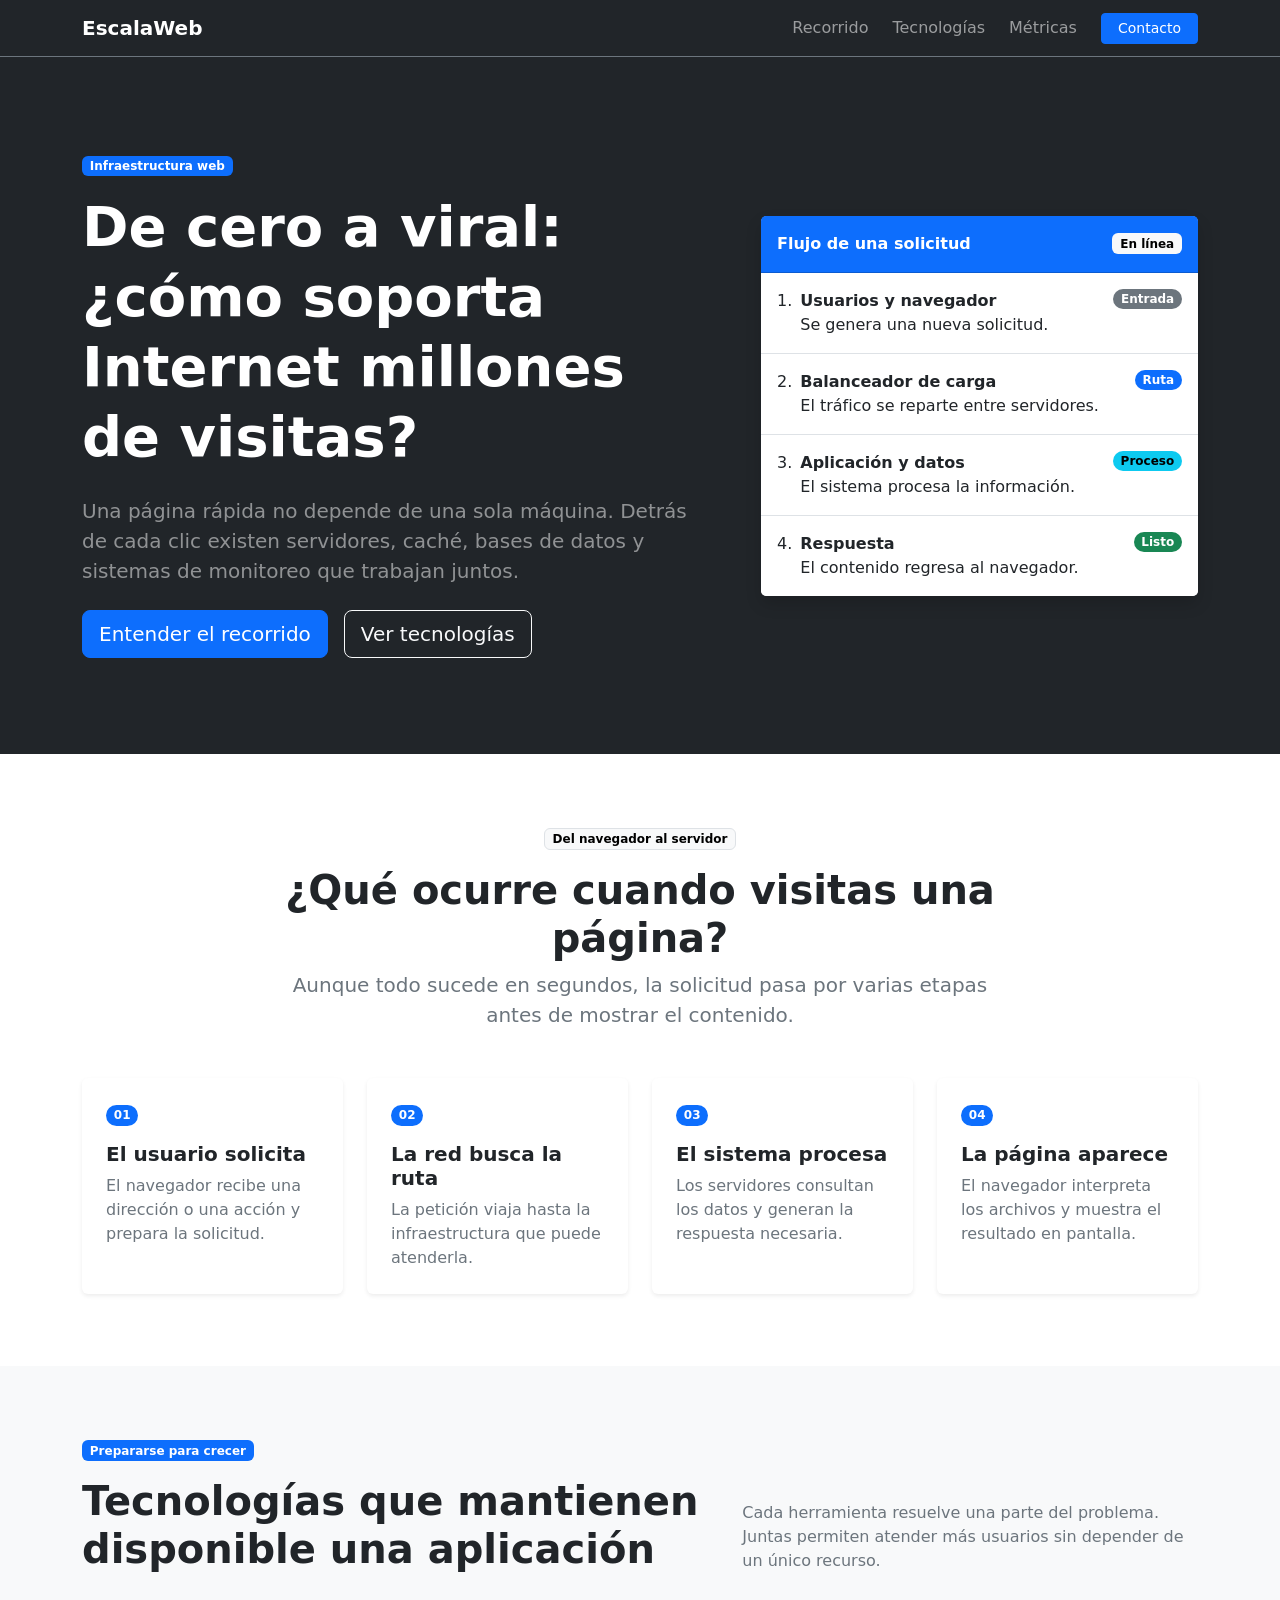
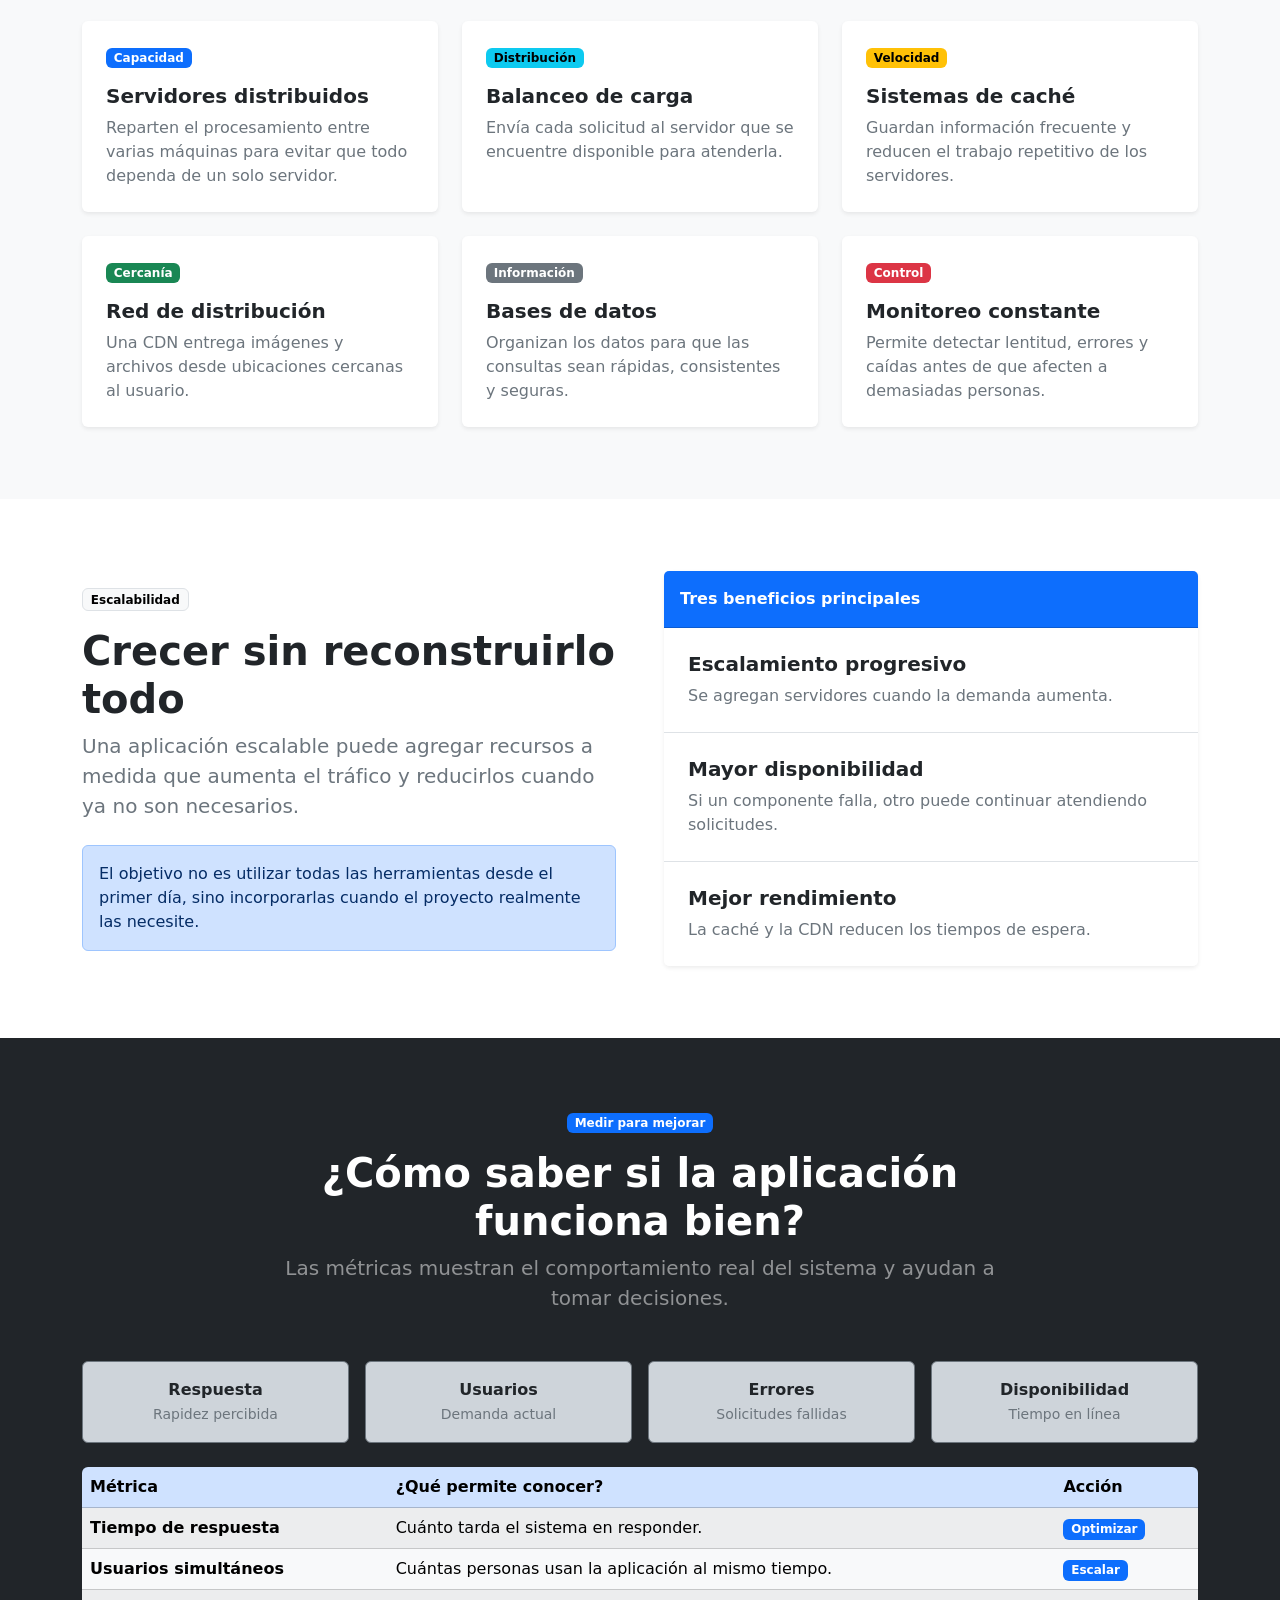
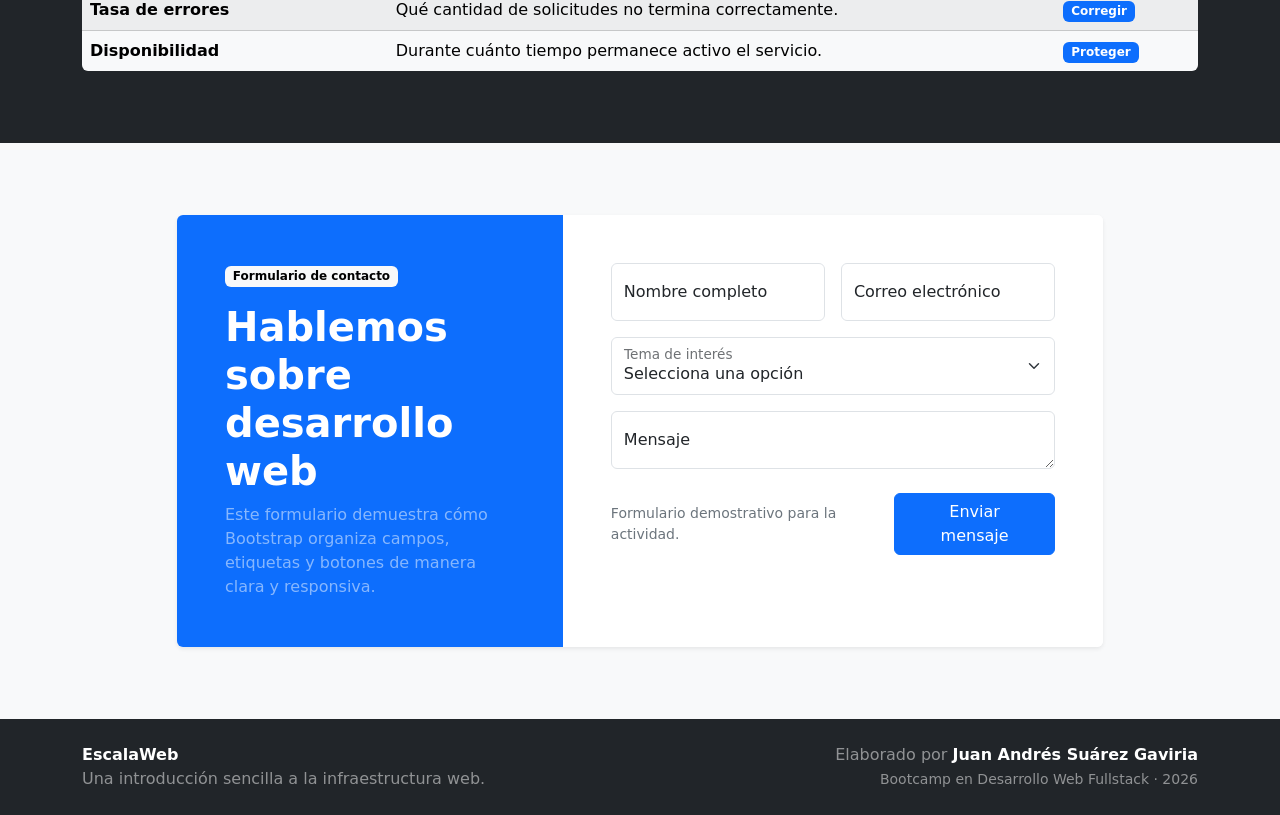
<file: CSS/Actividad-2.html>
<!doctype html>
<html lang="es">
<head>
    <meta charset="utf-8">
    <meta name="viewport" content="width=device-width, initial-scale=1">
    <meta
        name="description"
        content="Sitio informativo sobre las tecnologías que permiten que una página web soporte millones de visitas."
    >
    <meta name="author" content="Juan Andrés Suárez Gaviria">

    <title>De cero a viral | Infraestructura web</title>

    <link
        href="https://cdn.jsdelivr.net/npm/bootstrap@5.3.8/dist/css/bootstrap.min.css"
        rel="stylesheet"
        integrity="sha384-sRIl4kxILFvY47J16cr9ZwB07vP4J8+LH7qKQnuqkuIAvNWLzeN8tE5YBujZqJLB"
        crossorigin="anonymous"
    >
</head>

<body class="bg-body-tertiary">
    <nav class="navbar navbar-expand-lg bg-dark sticky-top" data-bs-theme="dark" aria-label="Navegación principal">
        <div class="container">
            <a class="navbar-brand fw-bold" href="#inicio">EscalaWeb</a>

            <button
                class="navbar-toggler"
                type="button"
                data-bs-toggle="collapse"
                data-bs-target="#menuPrincipal"
                aria-controls="menuPrincipal"
                aria-expanded="false"
                aria-label="Abrir menú de navegación"
            >
                <span class="navbar-toggler-icon"></span>
            </button>

            <div class="collapse navbar-collapse" id="menuPrincipal">
                <ul class="navbar-nav ms-auto align-items-lg-center gap-lg-2">
                    <li class="nav-item">
                        <a class="nav-link" href="#recorrido">Recorrido</a>
                    </li>
                    <li class="nav-item">
                        <a class="nav-link" href="#tecnologias">Tecnologías</a>
                    </li>
                    <li class="nav-item">
                        <a class="nav-link" href="#metricas">Métricas</a>
                    </li>
                    <li class="nav-item ms-lg-2">
                        <a class="btn btn-primary btn-sm px-3" href="#contacto">Contacto</a>
                    </li>
                </ul>
            </div>
        </div>
    </nav>

    <header class="bg-dark text-white border-top border-secondary" id="inicio">
        <div class="container py-5">
            <div class="row align-items-center g-5 py-lg-5">
                <div class="col-lg-7">
                    <span class="badge text-bg-primary mb-3">Infraestructura web</span>

                    <h1 class="display-4 fw-bold lh-sm mb-4">
                        De cero a viral: ¿cómo soporta Internet millones de visitas?
                    </h1>

                    <p class="lead text-white-50 mb-4">
                        Una página rápida no depende de una sola máquina. Detrás de cada clic existen
                        servidores, caché, bases de datos y sistemas de monitoreo que trabajan juntos.
                    </p>

                    <div class="d-flex flex-column flex-sm-row gap-3">
                        <a class="btn btn-primary btn-lg" href="#recorrido">Entender el recorrido</a>
                        <a class="btn btn-outline-light btn-lg" href="#tecnologias">Ver tecnologías</a>
                    </div>
                </div>

                <div class="col-lg-5">
                    <div class="card border-0 shadow">
                        <div class="card-header bg-primary text-white d-flex justify-content-between align-items-center py-3">
                            <strong>Flujo de una solicitud</strong>
                            <span class="badge text-bg-light">En línea</span>
                        </div>

                        <ol class="list-group list-group-numbered list-group-flush">
                            <li class="list-group-item d-flex justify-content-between align-items-start py-3">
                                <div class="ms-2 me-auto">
                                    <div class="fw-bold">Usuarios y navegador</div>
                                    Se genera una nueva solicitud.
                                </div>
                                <span class="badge text-bg-secondary rounded-pill">Entrada</span>
                            </li>

                            <li class="list-group-item d-flex justify-content-between align-items-start py-3">
                                <div class="ms-2 me-auto">
                                    <div class="fw-bold">Balanceador de carga</div>
                                    El tráfico se reparte entre servidores.
                                </div>
                                <span class="badge text-bg-primary rounded-pill">Ruta</span>
                            </li>

                            <li class="list-group-item d-flex justify-content-between align-items-start py-3">
                                <div class="ms-2 me-auto">
                                    <div class="fw-bold">Aplicación y datos</div>
                                    El sistema procesa la información.
                                </div>
                                <span class="badge text-bg-info rounded-pill">Proceso</span>
                            </li>

                            <li class="list-group-item d-flex justify-content-between align-items-start py-3">
                                <div class="ms-2 me-auto">
                                    <div class="fw-bold">Respuesta</div>
                                    El contenido regresa al navegador.
                                </div>
                                <span class="badge text-bg-success rounded-pill">Listo</span>
                            </li>
                        </ol>
                    </div>
                </div>
            </div>
        </div>
    </header>

    <main>
        <section class="bg-white py-5" id="recorrido">
            <div class="container py-lg-4">
                <div class="row justify-content-center text-center mb-5">
                    <div class="col-lg-8">
                        <span class="badge text-bg-light border mb-3">Del navegador al servidor</span>
                        <h2 class="display-6 fw-bold">¿Qué ocurre cuando visitas una página?</h2>
                        <p class="lead text-secondary mb-0">
                            Aunque todo sucede en segundos, la solicitud pasa por varias etapas antes de mostrar el contenido.
                        </p>
                    </div>
                </div>

                <div class="row g-4">
                    <div class="col-md-6 col-xl-3">
                        <article class="card h-100 border-0 shadow-sm">
                            <div class="card-body p-4">
                                <span class="badge text-bg-primary rounded-pill mb-3">01</span>
                                <h3 class="h5 fw-bold">El usuario solicita</h3>
                                <p class="text-secondary mb-0">
                                    El navegador recibe una dirección o una acción y prepara la solicitud.
                                </p>
                            </div>
                        </article>
                    </div>

                    <div class="col-md-6 col-xl-3">
                        <article class="card h-100 border-0 shadow-sm">
                            <div class="card-body p-4">
                                <span class="badge text-bg-primary rounded-pill mb-3">02</span>
                                <h3 class="h5 fw-bold">La red busca la ruta</h3>
                                <p class="text-secondary mb-0">
                                    La petición viaja hasta la infraestructura que puede atenderla.
                                </p>
                            </div>
                        </article>
                    </div>

                    <div class="col-md-6 col-xl-3">
                        <article class="card h-100 border-0 shadow-sm">
                            <div class="card-body p-4">
                                <span class="badge text-bg-primary rounded-pill mb-3">03</span>
                                <h3 class="h5 fw-bold">El sistema procesa</h3>
                                <p class="text-secondary mb-0">
                                    Los servidores consultan los datos y generan la respuesta necesaria.
                                </p>
                            </div>
                        </article>
                    </div>

                    <div class="col-md-6 col-xl-3">
                        <article class="card h-100 border-0 shadow-sm">
                            <div class="card-body p-4">
                                <span class="badge text-bg-primary rounded-pill mb-3">04</span>
                                <h3 class="h5 fw-bold">La página aparece</h3>
                                <p class="text-secondary mb-0">
                                    El navegador interpreta los archivos y muestra el resultado en pantalla.
                                </p>
                            </div>
                        </article>
                    </div>
                </div>
            </div>
        </section>

        <section class="py-5" id="tecnologias">
            <div class="container py-lg-4">
                <div class="row align-items-end g-3 mb-5">
                    <div class="col-lg-7">
                        <span class="badge text-bg-primary mb-3">Prepararse para crecer</span>
                        <h2 class="display-6 fw-bold mb-0">Tecnologías que mantienen disponible una aplicación</h2>
                    </div>
                    <div class="col-lg-5">
                        <p class="text-secondary mb-0">
                            Cada herramienta resuelve una parte del problema. Juntas permiten atender más usuarios sin depender de un único recurso.
                        </p>
                    </div>
                </div>

                <div class="row g-4">
                    <div class="col-md-6 col-lg-4">
                        <article class="card h-100 border-0 shadow-sm">
                            <div class="card-body p-4">
                                <span class="badge text-bg-primary mb-3">Capacidad</span>
                                <h3 class="h5 fw-bold">Servidores distribuidos</h3>
                                <p class="text-secondary mb-0">
                                    Reparten el procesamiento entre varias máquinas para evitar que todo dependa de un solo servidor.
                                </p>
                            </div>
                        </article>
                    </div>

                    <div class="col-md-6 col-lg-4">
                        <article class="card h-100 border-0 shadow-sm">
                            <div class="card-body p-4">
                                <span class="badge text-bg-info mb-3">Distribución</span>
                                <h3 class="h5 fw-bold">Balanceo de carga</h3>
                                <p class="text-secondary mb-0">
                                    Envía cada solicitud al servidor que se encuentre disponible para atenderla.
                                </p>
                            </div>
                        </article>
                    </div>

                    <div class="col-md-6 col-lg-4">
                        <article class="card h-100 border-0 shadow-sm">
                            <div class="card-body p-4">
                                <span class="badge text-bg-warning mb-3">Velocidad</span>
                                <h3 class="h5 fw-bold">Sistemas de caché</h3>
                                <p class="text-secondary mb-0">
                                    Guardan información frecuente y reducen el trabajo repetitivo de los servidores.
                                </p>
                            </div>
                        </article>
                    </div>

                    <div class="col-md-6 col-lg-4">
                        <article class="card h-100 border-0 shadow-sm">
                            <div class="card-body p-4">
                                <span class="badge text-bg-success mb-3">Cercanía</span>
                                <h3 class="h5 fw-bold">Red de distribución</h3>
                                <p class="text-secondary mb-0">
                                    Una CDN entrega imágenes y archivos desde ubicaciones cercanas al usuario.
                                </p>
                            </div>
                        </article>
                    </div>

                    <div class="col-md-6 col-lg-4">
                        <article class="card h-100 border-0 shadow-sm">
                            <div class="card-body p-4">
                                <span class="badge text-bg-secondary mb-3">Información</span>
                                <h3 class="h5 fw-bold">Bases de datos</h3>
                                <p class="text-secondary mb-0">
                                    Organizan los datos para que las consultas sean rápidas, consistentes y seguras.
                                </p>
                            </div>
                        </article>
                    </div>

                    <div class="col-md-6 col-lg-4">
                        <article class="card h-100 border-0 shadow-sm">
                            <div class="card-body p-4">
                                <span class="badge text-bg-danger mb-3">Control</span>
                                <h3 class="h5 fw-bold">Monitoreo constante</h3>
                                <p class="text-secondary mb-0">
                                    Permite detectar lentitud, errores y caídas antes de que afecten a demasiadas personas.
                                </p>
                            </div>
                        </article>
                    </div>
                </div>
            </div>
        </section>

        <section class="bg-white py-5" id="escalabilidad">
            <div class="container py-lg-4">
                <div class="row align-items-center g-5">
                    <div class="col-lg-6">
                        <span class="badge text-bg-light border mb-3">Escalabilidad</span>
                        <h2 class="display-6 fw-bold">Crecer sin reconstruirlo todo</h2>
                        <p class="lead text-secondary">
                            Una aplicación escalable puede agregar recursos a medida que aumenta el tráfico y reducirlos cuando ya no son necesarios.
                        </p>

                        <div class="alert alert-primary mt-4 mb-0" role="note">
                            El objetivo no es utilizar todas las herramientas desde el primer día, sino incorporarlas cuando el proyecto realmente las necesite.
                        </div>
                    </div>

                    <div class="col-lg-6">
                        <div class="card border-0 shadow-sm">
                            <div class="card-header bg-primary text-white py-3">
                                <strong>Tres beneficios principales</strong>
                            </div>

                            <div class="list-group list-group-flush">
                                <div class="list-group-item p-4">
                                    <h3 class="h5 fw-bold">Escalamiento progresivo</h3>
                                    <p class="text-secondary mb-0">Se agregan servidores cuando la demanda aumenta.</p>
                                </div>

                                <div class="list-group-item p-4">
                                    <h3 class="h5 fw-bold">Mayor disponibilidad</h3>
                                    <p class="text-secondary mb-0">Si un componente falla, otro puede continuar atendiendo solicitudes.</p>
                                </div>

                                <div class="list-group-item p-4">
                                    <h3 class="h5 fw-bold">Mejor rendimiento</h3>
                                    <p class="text-secondary mb-0">La caché y la CDN reducen los tiempos de espera.</p>
                                </div>
                            </div>
                        </div>
                    </div>
                </div>
            </div>
        </section>

        <section class="bg-dark text-white py-5" id="metricas">
            <div class="container py-lg-4">
                <div class="row justify-content-center text-center mb-5">
                    <div class="col-lg-8">
                        <span class="badge text-bg-primary mb-3">Medir para mejorar</span>
                        <h2 class="display-6 fw-bold">¿Cómo saber si la aplicación funciona bien?</h2>
                        <p class="lead text-white-50 mb-0">
                            Las métricas muestran el comportamiento real del sistema y ayudan a tomar decisiones.
                        </p>
                    </div>
                </div>

                <div class="row g-3 mb-4 text-center">
                    <div class="col-6 col-lg-3">
                        <div class="card h-100 border-secondary bg-dark-subtle">
                            <div class="card-body">
                                <strong class="d-block">Respuesta</strong>
                                <small class="text-secondary">Rapidez percibida</small>
                            </div>
                        </div>
                    </div>

                    <div class="col-6 col-lg-3">
                        <div class="card h-100 border-secondary bg-dark-subtle">
                            <div class="card-body">
                                <strong class="d-block">Usuarios</strong>
                                <small class="text-secondary">Demanda actual</small>
                            </div>
                        </div>
                    </div>

                    <div class="col-6 col-lg-3">
                        <div class="card h-100 border-secondary bg-dark-subtle">
                            <div class="card-body">
                                <strong class="d-block">Errores</strong>
                                <small class="text-secondary">Solicitudes fallidas</small>
                            </div>
                        </div>
                    </div>

                    <div class="col-6 col-lg-3">
                        <div class="card h-100 border-secondary bg-dark-subtle">
                            <div class="card-body">
                                <strong class="d-block">Disponibilidad</strong>
                                <small class="text-secondary">Tiempo en línea</small>
                            </div>
                        </div>
                    </div>
                </div>

                <div class="table-responsive rounded">
                    <table class="table table-light table-striped align-middle mb-0">
                        <caption class="visually-hidden">Métricas importantes de una aplicación web</caption>
                        <thead class="table-primary">
                            <tr>
                                <th scope="col">Métrica</th>
                                <th scope="col">¿Qué permite conocer?</th>
                                <th scope="col">Acción</th>
                            </tr>
                        </thead>
                        <tbody>
                            <tr>
                                <th scope="row">Tiempo de respuesta</th>
                                <td>Cuánto tarda el sistema en responder.</td>
                                <td><span class="badge text-bg-primary">Optimizar</span></td>
                            </tr>
                            <tr>
                                <th scope="row">Usuarios simultáneos</th>
                                <td>Cuántas personas usan la aplicación al mismo tiempo.</td>
                                <td><span class="badge text-bg-primary">Escalar</span></td>
                            </tr>
                            <tr>
                                <th scope="row">Tasa de errores</th>
                                <td>Qué cantidad de solicitudes no termina correctamente.</td>
                                <td><span class="badge text-bg-primary">Corregir</span></td>
                            </tr>
                            <tr>
                                <th scope="row">Disponibilidad</th>
                                <td>Durante cuánto tiempo permanece activo el servicio.</td>
                                <td><span class="badge text-bg-primary">Proteger</span></td>
                            </tr>
                        </tbody>
                    </table>
                </div>
            </div>
        </section>

        <section class="py-5" id="contacto">
            <div class="container py-lg-4">
                <div class="row justify-content-center">
                    <div class="col-xl-10">
                        <div class="card border-0 shadow-sm overflow-hidden">
                            <div class="row g-0">
                                <div class="col-lg-5 bg-primary text-white p-4 p-lg-5">
                                    <span class="badge text-bg-light mb-3">Formulario de contacto</span>
                                    <h2 class="display-6 fw-bold">Hablemos sobre desarrollo web</h2>
                                    <p class="text-white-50 mb-0">
                                        Este formulario demuestra cómo Bootstrap organiza campos, etiquetas y botones de manera clara y responsiva.
                                    </p>
                                </div>

                                <div class="col-lg-7 bg-white p-4 p-lg-5">
                                    <form action="#" method="post">
                                        <div class="row g-3">
                                            <div class="col-md-6">
                                                <div class="form-floating">
                                                    <input
                                                        class="form-control"
                                                        type="text"
                                                        id="nombre"
                                                        name="nombre"
                                                        placeholder="Nombre completo"
                                                        required
                                                    >
                                                    <label for="nombre">Nombre completo</label>
                                                </div>
                                            </div>

                                            <div class="col-md-6">
                                                <div class="form-floating">
                                                    <input
                                                        class="form-control"
                                                        type="email"
                                                        id="correo"
                                                        name="correo"
                                                        placeholder="correo@ejemplo.com"
                                                        required
                                                    >
                                                    <label for="correo">Correo electrónico</label>
                                                </div>
                                            </div>

                                            <div class="col-12">
                                                <div class="form-floating">
                                                    <select class="form-select" id="tema" name="tema" required>
                                                        <option value="" selected disabled>Selecciona una opción</option>
                                                        <option value="infraestructura">Infraestructura web</option>
                                                        <option value="rendimiento">Rendimiento</option>
                                                        <option value="desarrollo">Desarrollo web</option>
                                                    </select>
                                                    <label for="tema">Tema de interés</label>
                                                </div>
                                            </div>

                                            <div class="col-12">
                                                <div class="form-floating">
                                                    <textarea
                                                        class="form-control"
                                                        id="mensaje"
                                                        name="mensaje"
                                                        placeholder="Escribe tu mensaje"
                                                        rows="5"
                                                        required
                                                    ></textarea>
                                                    <label for="mensaje">Mensaje</label>
                                                </div>
                                            </div>

                                            <div class="col-12 d-flex flex-column flex-sm-row align-items-sm-center justify-content-between gap-3 mt-4">
                                                <small class="text-secondary">Formulario demostrativo para la actividad.</small>
                                                <button class="btn btn-primary px-4" type="submit">Enviar mensaje</button>
                                            </div>
                                        </div>
                                    </form>
                                </div>
                            </div>
                        </div>
                    </div>
                </div>
            </div>
        </section>
    </main>

    <footer class="bg-dark text-white-50 py-4">
        <div class="container">
            <div class="row align-items-center g-3">
                <div class="col-md-6">
                    <strong class="text-white">EscalaWeb</strong>
                    <p class="mb-0">Una introducción sencilla a la infraestructura web.</p>
                </div>
                <div class="col-md-6 text-md-end">
                    <p class="mb-0">Elaborado por <strong class="text-white">Juan Andrés Suárez Gaviria</strong></p>
                    <small>Bootcamp en Desarrollo Web Fullstack · 2026</small>
                </div>
            </div>
        </div>
    </footer>

    <script
        src="https://cdn.jsdelivr.net/npm/bootstrap@5.3.8/dist/js/bootstrap.bundle.min.js"
        integrity="sha384-FKyoEForCGlyvwx9Hj09JcYn3nv7wiPVlz7YYwJrWVcXK/BmnVDxM+D2scQbITxI"
        crossorigin="anonymous"
    ></script>
</body>
</html>
</file>
